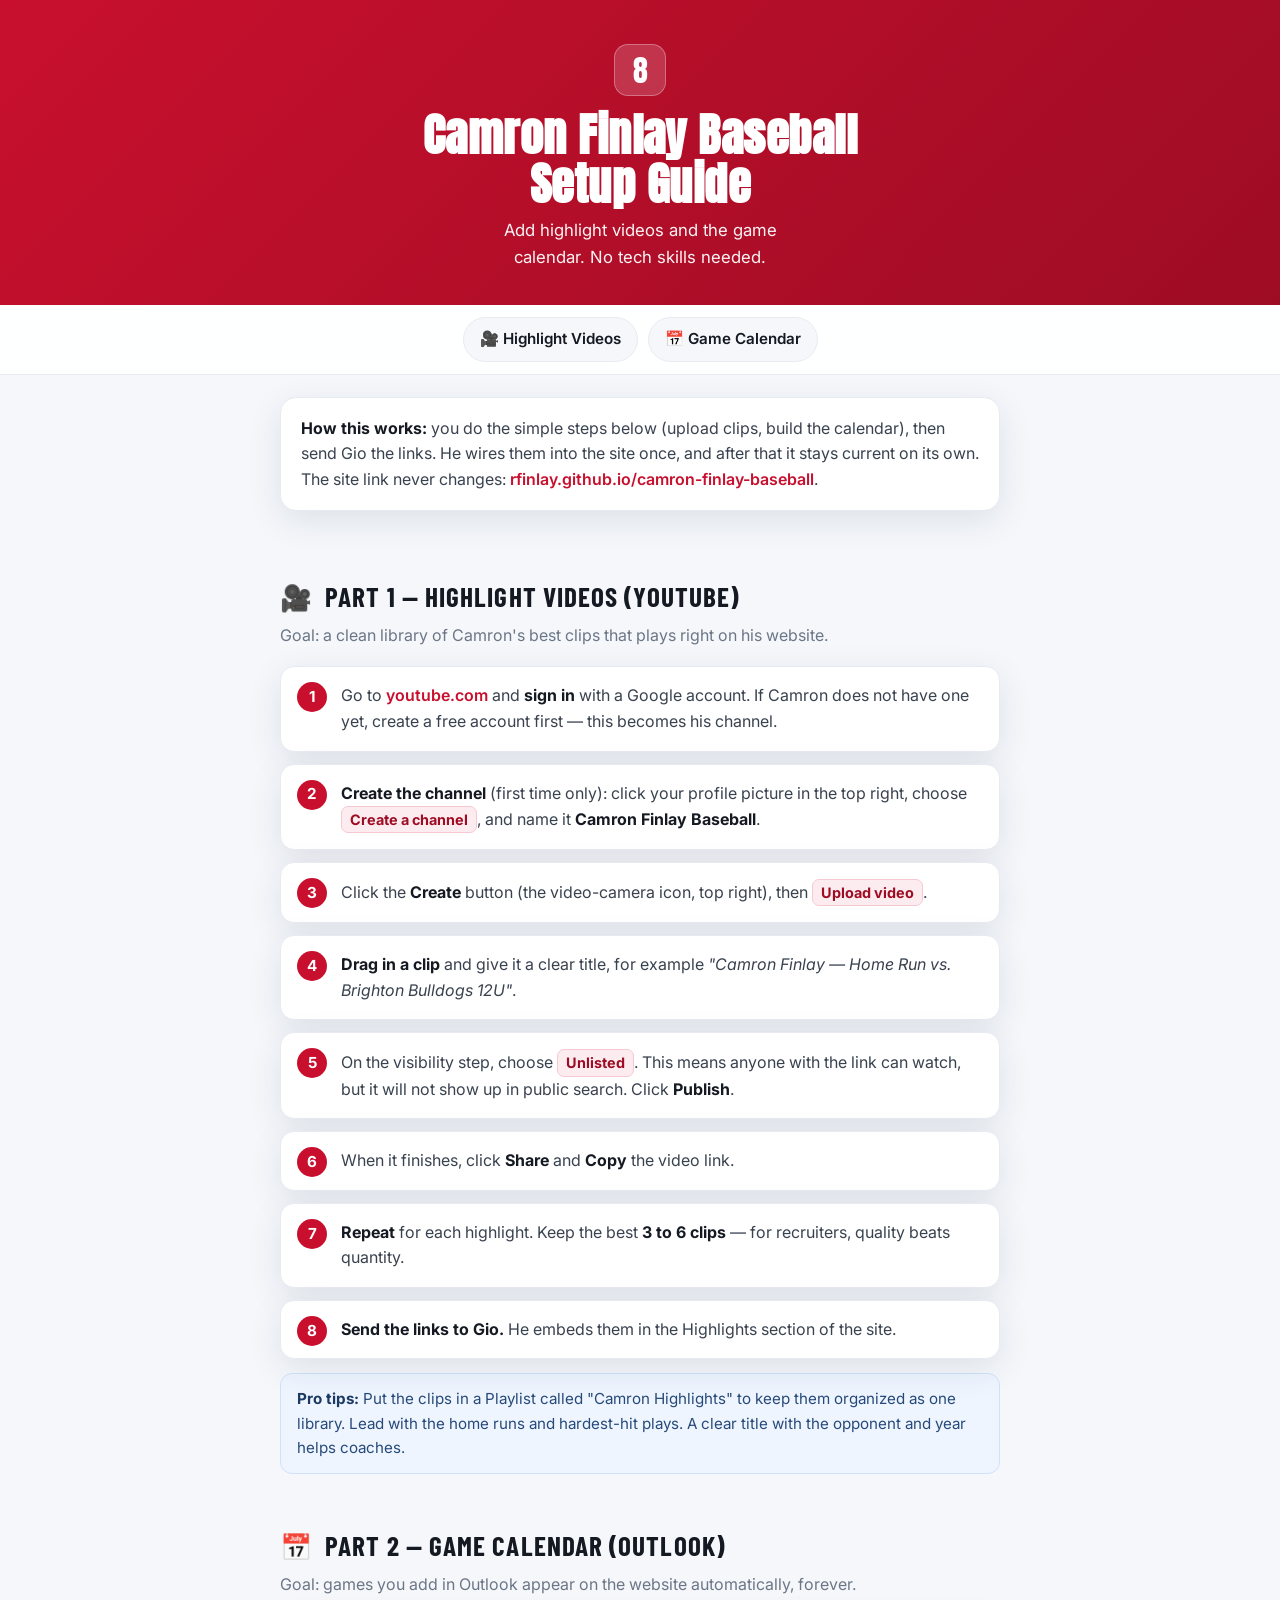
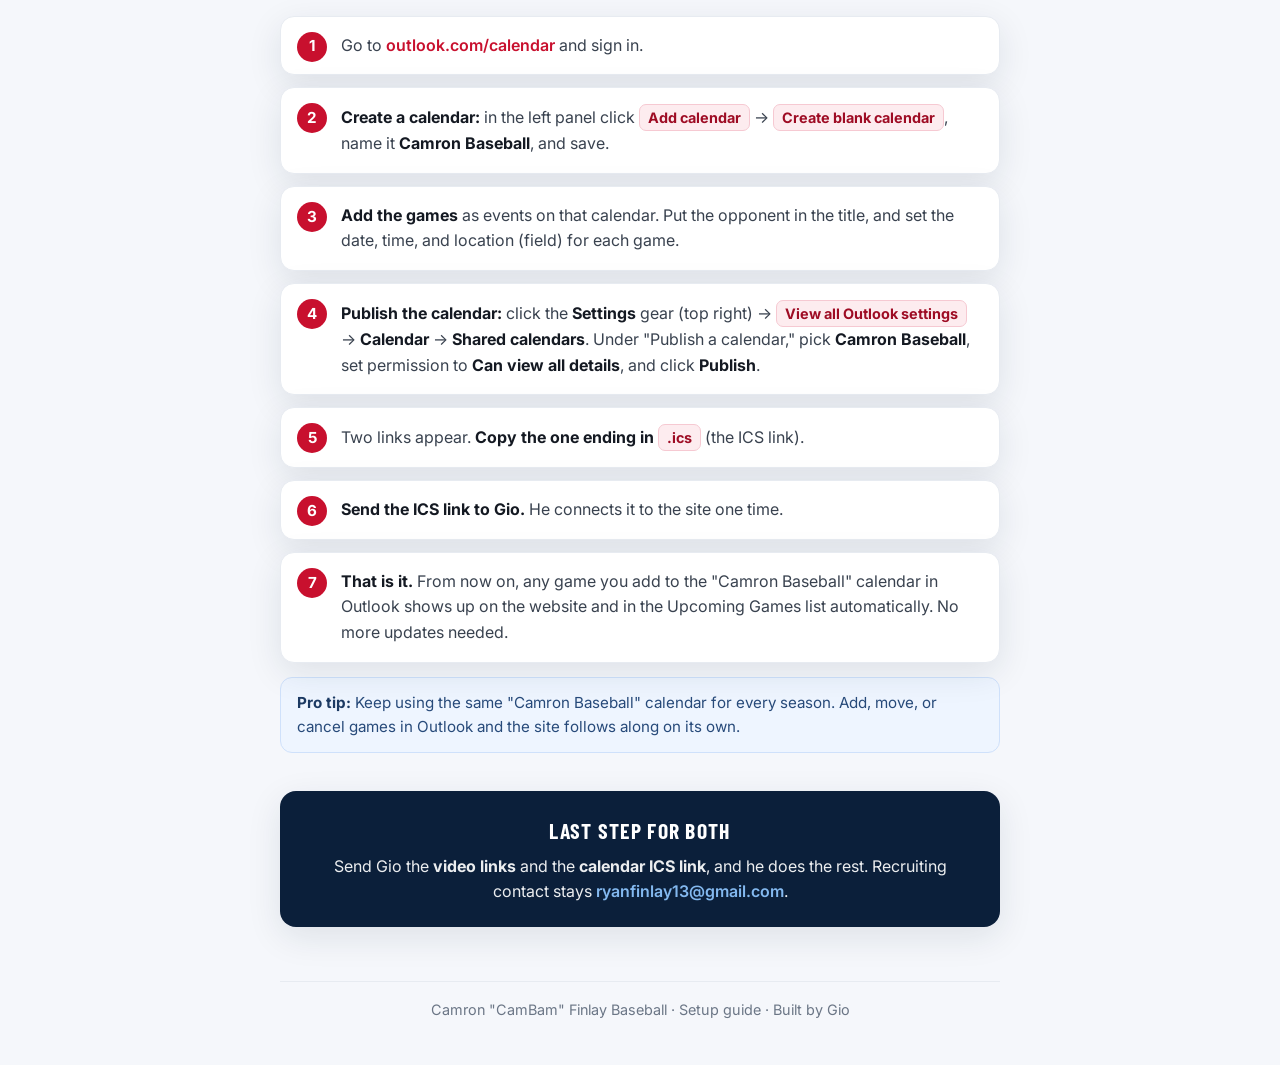
<file: setup.html>
<!DOCTYPE html>
<html lang="en">
<head>
<meta charset="UTF-8" />
<meta name="viewport" content="width=device-width, initial-scale=1.0" />
<meta name="theme-color" content="#C8102E" />
<title>Camron Finlay Baseball — Setup Guide</title>
<meta name="description" content="Simple step-by-step guide: add highlight videos (YouTube) and the game calendar (Outlook) to Camron's website." />
<link rel="preconnect" href="https://fonts.googleapis.com" />
<link href="https://fonts.googleapis.com/css2?family=Anton&family=Barlow+Condensed:wght@600;700&family=Inter:wght@400;500;600;700&display=swap" rel="stylesheet" />
<link rel="icon" href="data:image/svg+xml,<svg xmlns='http://www.w3.org/2000/svg' viewBox='0 0 100 100'><rect width='100' height='100' rx='18' fill='%23C8102E'/><text x='50' y='72' font-size='60' font-family='Arial' font-weight='bold' fill='white' text-anchor='middle'>8</text></svg>" />
<style>
  :root{--red:#C8102E;--red-d:#9E0C24;--ink:#141922;--body:#39424f;--muted:#6b7686;
    --line:#e7ebf1;--bg:#f5f7fb;--card:#fff;--navy:#0B1F3A;--radius:16px;
    --shadow:0 10px 34px rgba(20,35,60,.10)}
  *{box-sizing:border-box;margin:0;padding:0;-webkit-tap-highlight-color:transparent}
  html{scroll-behavior:smooth}
  body{font-family:'Inter',system-ui,sans-serif;background:var(--bg);color:var(--body);line-height:1.6;-webkit-font-smoothing:antialiased;overflow-x:hidden}
  h2{overflow-wrap:anywhere}
  .wrap{max-width:760px;margin:0 auto;padding:0 20px}
  a{color:var(--red);text-decoration:none;font-weight:600}
  a:hover{text-decoration:underline}

  header{background:linear-gradient(135deg,var(--red),var(--red-d));color:#fff;padding:44px 0 34px;text-align:center}
  header .num{display:inline-grid;place-items:center;width:52px;height:52px;background:rgba(255,255,255,.16);
    border:1px solid rgba(255,255,255,.3);border-radius:14px;font-family:'Anton';font-size:1.9rem;margin-bottom:14px}
  header h1{font-family:'Anton';font-size:clamp(2rem,6vw,2.9rem);letter-spacing:.01em;line-height:1.05}
  header p{opacity:.95;margin-top:10px;font-size:1.05rem;max-width:30ch;margin-inline:auto}

  /* sticky section nav */
  .jump{position:sticky;top:0;z-index:20;background:rgba(255,255,255,.9);backdrop-filter:blur(8px);
    border-bottom:1px solid var(--line);display:flex;gap:10px;justify-content:center;padding:12px 16px;flex-wrap:wrap}
  .jump a{display:inline-flex;align-items:center;gap:7px;background:var(--bg);border:1px solid var(--line);
    color:var(--ink);border-radius:999px;padding:9px 16px;font-weight:600;font-size:.95rem}
  .jump a:hover{border-color:var(--red);text-decoration:none}

  section{padding:34px 0 8px}
  .lead-in{background:#fff;border:1px solid var(--line);border-radius:var(--radius);padding:18px 20px;margin:22px 0;box-shadow:var(--shadow)}
  .lead-in b{color:var(--ink)}
  h2{font-family:'Barlow Condensed',sans-serif;text-transform:uppercase;letter-spacing:.04em;color:var(--ink);
    font-size:1.7rem;display:flex;align-items:center;gap:12px;margin:8px 0 4px}
  h2 .ic{font-size:1.6rem}
  .goal{color:var(--muted);margin-bottom:18px;font-size:1rem}

  ol.steps{list-style:none;counter-reset:s;display:grid;gap:12px}
  ol.steps li{counter-increment:s;background:var(--card);border:1px solid var(--line);border-radius:14px;
    padding:16px 18px 16px 60px;position:relative;box-shadow:var(--shadow)}
  ol.steps li::before{content:counter(s);position:absolute;left:16px;top:15px;width:30px;height:30px;
    background:var(--red);color:#fff;border-radius:50%;display:grid;place-items:center;font-weight:700;font-size:.95rem}
  ol.steps li b{color:var(--ink)}
  .pill{display:inline-block;background:#fdecef;color:var(--red-d);border:1px solid #f6c9d2;
    border-radius:7px;padding:1px 8px;font-weight:700;font-size:.9em}
  .tip{background:#eef5ff;border:1px solid #cfe1fb;border-radius:12px;padding:13px 16px;margin-top:14px;font-size:.95rem;color:#274a7a}
  .tip b{color:#1c3a63}

  .handoff{background:var(--navy);color:#fff;border-radius:var(--radius);padding:22px 24px;margin:30px 0;text-align:center;box-shadow:var(--shadow)}
  .handoff h3{font-family:'Barlow Condensed',sans-serif;text-transform:uppercase;letter-spacing:.06em;font-size:1.35rem;margin-bottom:6px}
  .handoff p{opacity:.92}
  .handoff a{color:#8ec6ff}

  footer{text-align:center;color:var(--muted);font-size:.9rem;padding:24px 0 44px}
  .divider{height:1px;background:var(--line);margin-bottom:16px}
</style>
</head>
<body>

<header>
  <div class="wrap">
    <div class="num">8</div>
    <h1>Camron Finlay Baseball<br/>Setup Guide</h1>
    <p>Add highlight videos and the game calendar. No tech skills needed.</p>
  </div>
</header>

<nav class="jump">
  <a href="#videos">🎥 Highlight Videos</a>
  <a href="#calendar">📅 Game Calendar</a>
</nav>

<div class="wrap">

  <div class="lead-in">
    <b>How this works:</b> you do the simple steps below (upload clips, build the calendar), then send Gio the links. He wires them into the site once, and after that it stays current on its own. The site link never changes: <a href="https://rfinlay.github.io/camron-finlay-baseball/" target="_blank" rel="noopener">rfinlay.github.io/camron-finlay-baseball</a>.
  </div>

  <!-- VIDEOS -->
  <section id="videos">
    <h2><span class="ic">🎥</span> Part 1 — Highlight Videos (YouTube)</h2>
    <p class="goal">Goal: a clean library of Camron's best clips that plays right on his website.</p>
    <ol class="steps">
      <li>Go to <a href="https://youtube.com" target="_blank" rel="noopener">youtube.com</a> and <b>sign in</b> with a Google account. If Camron does not have one yet, create a free account first — this becomes his channel.</li>
      <li><b>Create the channel</b> (first time only): click your profile picture in the top right, choose <span class="pill">Create a channel</span>, and name it <b>Camron Finlay Baseball</b>.</li>
      <li>Click the <b>Create</b> button (the video-camera icon, top right), then <span class="pill">Upload video</span>.</li>
      <li><b>Drag in a clip</b> and give it a clear title, for example <i>"Camron Finlay — Home Run vs. Brighton Bulldogs 12U"</i>.</li>
      <li>On the visibility step, choose <span class="pill">Unlisted</span>. This means anyone with the link can watch, but it will not show up in public search. Click <b>Publish</b>.</li>
      <li>When it finishes, click <b>Share</b> and <b>Copy</b> the video link.</li>
      <li><b>Repeat</b> for each highlight. Keep the best <b>3 to 6 clips</b> — for recruiters, quality beats quantity.</li>
      <li><b>Send the links to Gio.</b> He embeds them in the Highlights section of the site.</li>
    </ol>
    <div class="tip"><b>Pro tips:</b> Put the clips in a Playlist called "Camron Highlights" to keep them organized as one library. Lead with the home runs and hardest-hit plays. A clear title with the opponent and year helps coaches.</div>
  </section>

  <!-- CALENDAR -->
  <section id="calendar">
    <h2><span class="ic">📅</span> Part 2 — Game Calendar (Outlook)</h2>
    <p class="goal">Goal: games you add in Outlook appear on the website automatically, forever.</p>
    <ol class="steps">
      <li>Go to <a href="https://outlook.com/calendar" target="_blank" rel="noopener">outlook.com/calendar</a> and sign in.</li>
      <li><b>Create a calendar:</b> in the left panel click <span class="pill">Add calendar</span> → <span class="pill">Create blank calendar</span>, name it <b>Camron Baseball</b>, and save.</li>
      <li><b>Add the games</b> as events on that calendar. Put the opponent in the title, and set the date, time, and location (field) for each game.</li>
      <li><b>Publish the calendar:</b> click the <b>Settings</b> gear (top right) → <span class="pill">View all Outlook settings</span> → <b>Calendar</b> → <b>Shared calendars</b>. Under "Publish a calendar," pick <b>Camron Baseball</b>, set permission to <b>Can view all details</b>, and click <b>Publish</b>.</li>
      <li>Two links appear. <b>Copy the one ending in <span class="pill">.ics</span></b> (the ICS link).</li>
      <li><b>Send the ICS link to Gio.</b> He connects it to the site one time.</li>
      <li><b>That is it.</b> From now on, any game you add to the "Camron Baseball" calendar in Outlook shows up on the website and in the Upcoming Games list automatically. No more updates needed.</li>
    </ol>
    <div class="tip"><b>Pro tip:</b> Keep using the same "Camron Baseball" calendar for every season. Add, move, or cancel games in Outlook and the site follows along on its own.</div>
  </section>

  <div class="handoff">
    <h3>Last step for both</h3>
    <p>Send Gio the <b>video links</b> and the <b>calendar ICS link</b>, and he does the rest. Recruiting contact stays <a href="mailto:ryanfinlay13@gmail.com">ryanfinlay13@gmail.com</a>.</p>
  </div>

  <footer>
    <div class="divider"></div>
    Camron "CamBam" Finlay Baseball · Setup guide · Built by Gio
  </footer>

</div>
</body>
</html>
</file>
